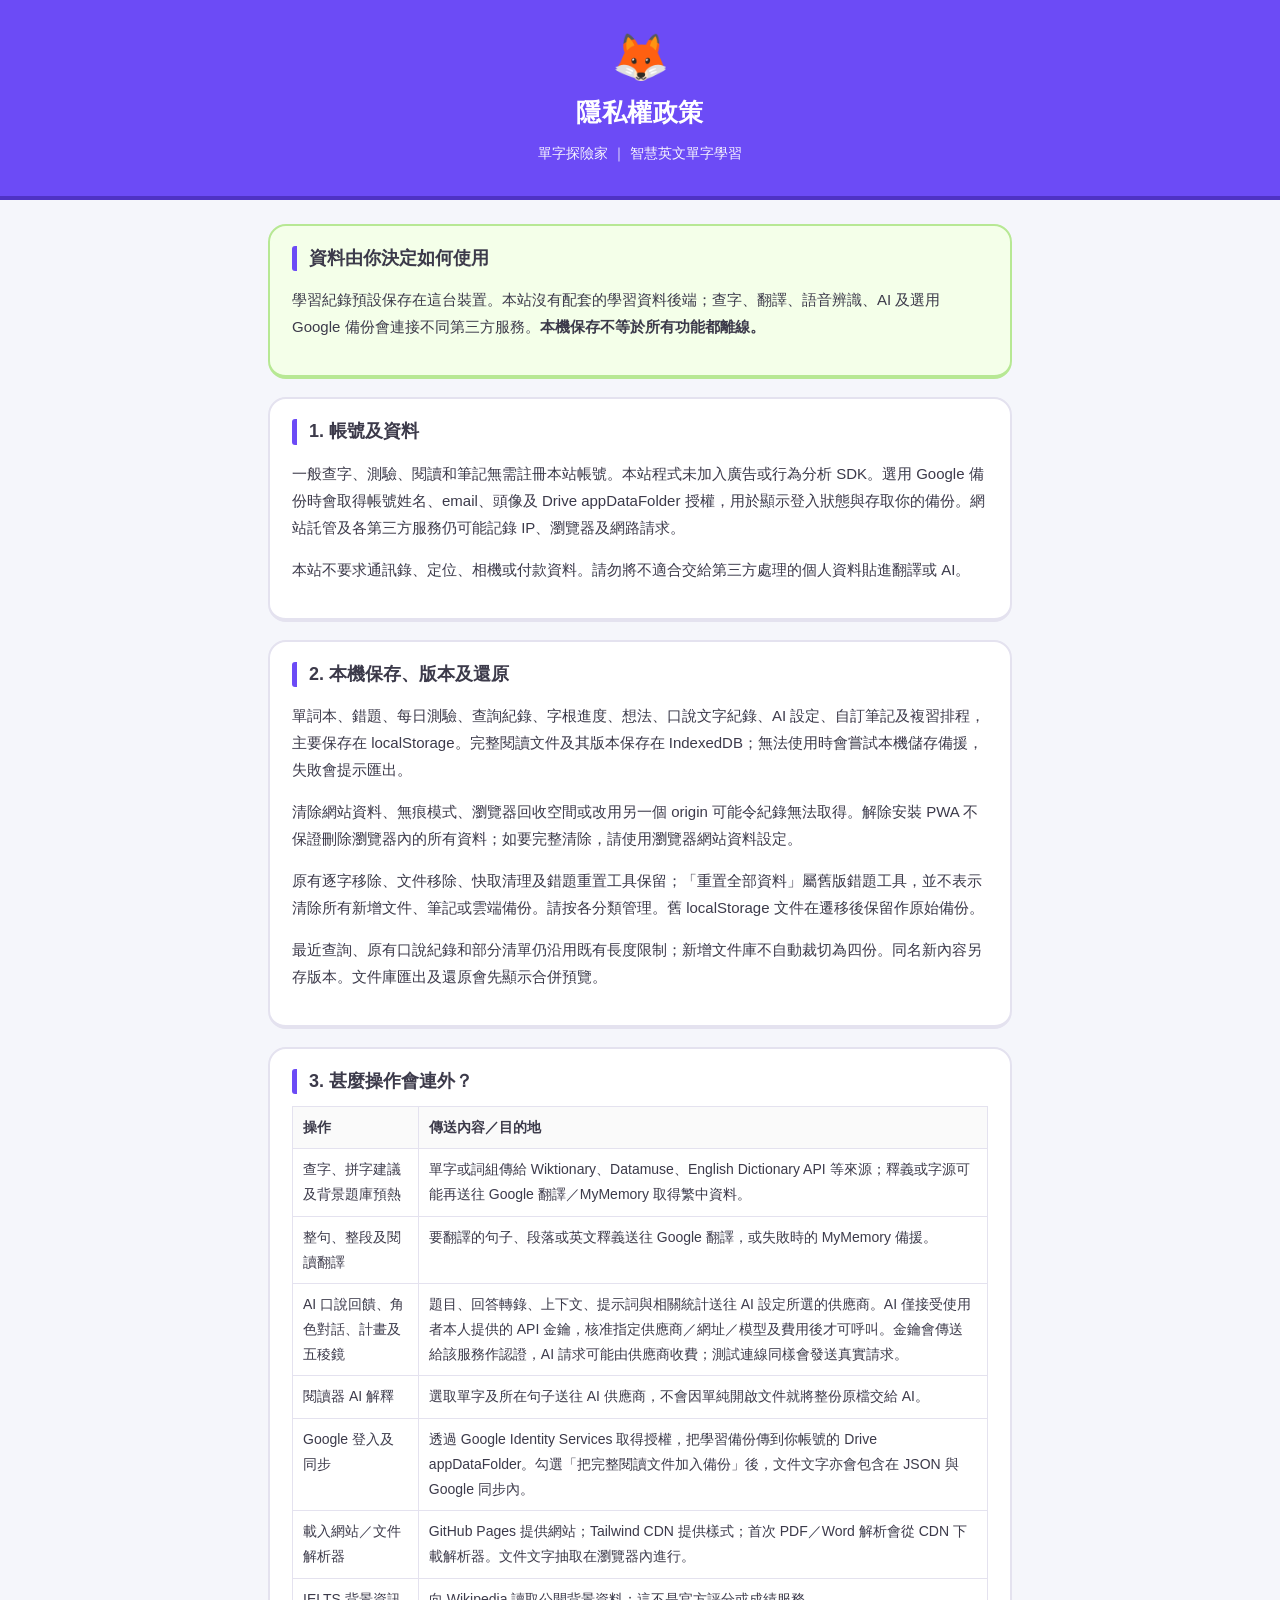
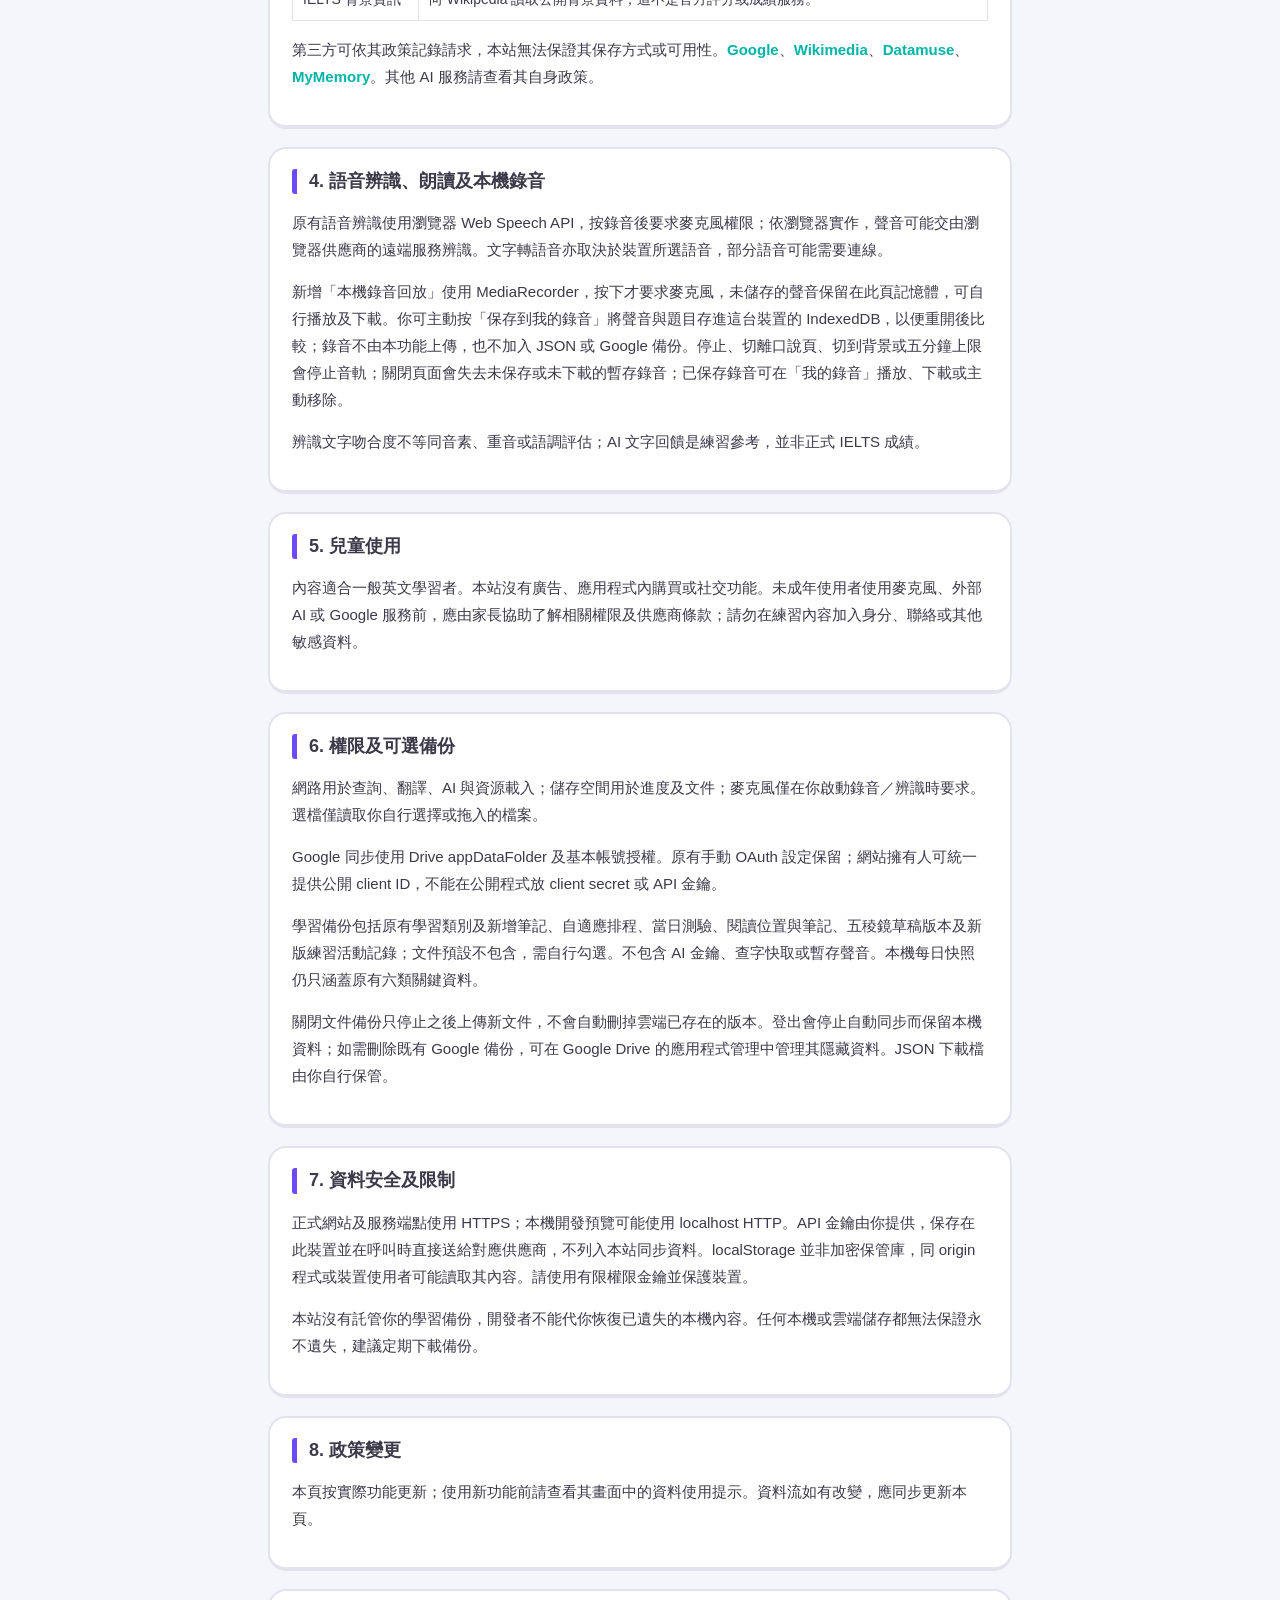
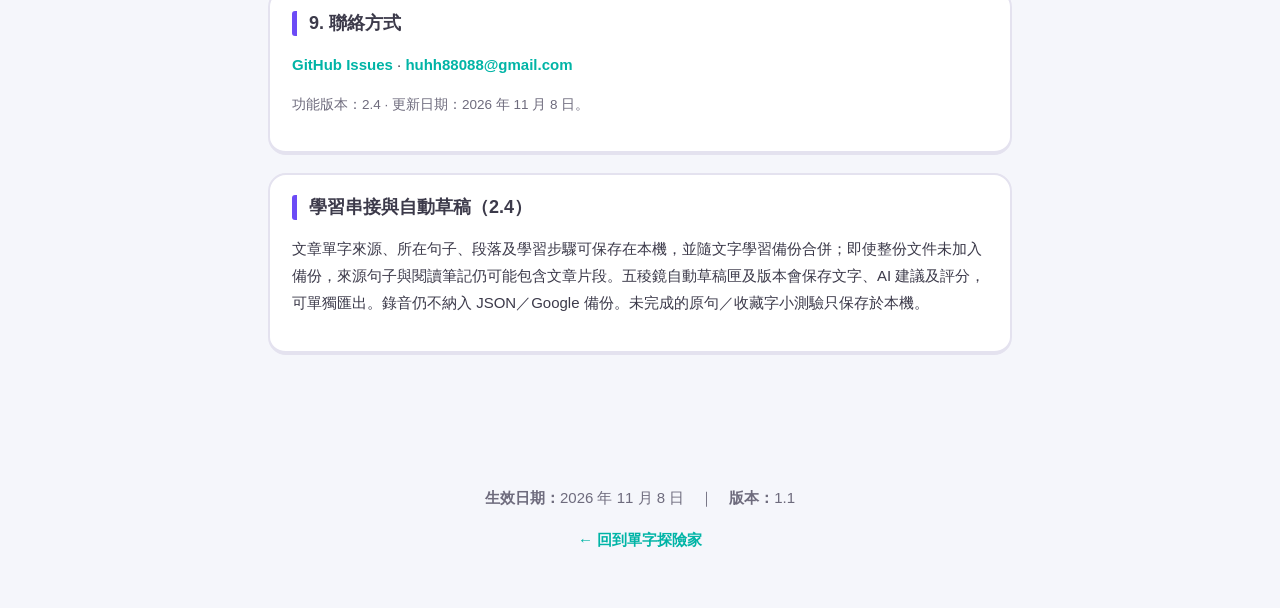
<file: privacy-policy.html>
<!DOCTYPE html>
<html lang="zh-Hant">
<head>
<meta charset="UTF-8">
<meta name="viewport" content="width=device-width, initial-scale=1.0">
<title>隱私權政策 ｜ 單字探險家</title>
<meta name="theme-color" content="#6C4BF6">
<meta name="robots" content="index, follow">
<style>
  :root {
    --brand: #6C4BF6;
    --brand-dark: #4F32C4;
    --accent: #00B4A6;
    --ink: #3C3A4A;
    --muted: #6E6B7D;
    --line: #E4E2EF;
    --bg: #F5F6FB;
  }
  * { box-sizing: border-box; }
  body {
    margin: 0;
    padding: 0;
    background: var(--bg);
    color: var(--ink);
    font-family: "Nunito", "Noto Sans TC", "PingFang TC", "Microsoft JhengHei",
                 -apple-system, BlinkMacSystemFont, "Segoe UI", sans-serif;
    line-height: 1.8;
    -webkit-text-size-adjust: 100%;
  }
  header {
    background: var(--brand);
    color: #fff;
    padding: 34px 20px 30px;
    text-align: center;
    border-bottom: 4px solid var(--brand-dark);
  }
  header .mascot { font-size: 46px; line-height: 1; }
  header h1 { margin: 10px 0 6px; font-size: 25px; letter-spacing: .5px; }
  header p { margin: 0; font-size: 14px; opacity: .95; }
  main { max-width: 780px; margin: 0 auto; padding: 24px 18px 70px; }
  .card {
    background: #fff;
    border: 2px solid var(--line);
    border-bottom-width: 4px;
    border-radius: 18px;
    padding: 20px 22px;
    margin-bottom: 18px;
  }
  .card.hl {
    border-color: #B7E894;
    background: #F4FFE9;
  }
  h2 {
    font-size: 18px;
    margin: 0 0 12px;
    padding-left: 12px;
    border-left: 5px solid var(--brand);
    border-radius: 3px;
    line-height: 1.4;
  }
  h3 { font-size: 15px; margin: 18px 0 6px; color: var(--brand-dark); }
  p, li { font-size: 15px; }
  ul { padding-left: 22px; margin: 8px 0; }
  li { margin-bottom: 5px; }
  code {
    background: #F0F0F0;
    border: 1px solid var(--line);
    border-radius: 5px;
    padding: 1px 6px;
    font-size: 13px;
    font-family: ui-monospace, "SFMono-Regular", Consolas, monospace;
    word-break: break-all;
  }
  table { width: 100%; border-collapse: collapse; margin: 10px 0; font-size: 14px; }
  th, td { border: 1px solid var(--line); padding: 8px 10px; text-align: left; vertical-align: top; }
  th { background: #FAFAFA; font-weight: 800; }
  .muted { color: var(--muted); font-size: 13.5px; }
  a { color: var(--accent); text-decoration: none; font-weight: 700; }
  a:hover { text-decoration: underline; }
  .pill {
    display: inline-block;
    background: var(--brand);
    color: #fff;
    border-radius: 999px;
    padding: 2px 12px;
    font-size: 12.5px;
    font-weight: 800;
    margin-right: 6px;
  }
  footer {
    text-align: center;
    color: var(--muted);
    font-size: 13px;
    padding: 26px 18px 40px;
  }
  footer a { font-weight: 700; }
</style>
</head>
<body>

<header>
  <div class="mascot">🦊</div>
  <h1>隱私權政策</h1>
  <p>單字探險家 ｜ 智慧英文單字學習</p>
</header>

<main>
  <div class="card hl"><h2>資料由你決定如何使用</h2><p>學習紀錄預設保存在這台裝置。本站沒有配套的學習資料後端；查字、翻譯、語音辨識、AI 及選用 Google 備份會連接不同第三方服務。<strong>本機保存不等於所有功能都離線。</strong></p></div>
  <div class="card"><h2>1. 帳號及資料</h2><p>一般查字、測驗、閱讀和筆記無需註冊本站帳號。本站程式未加入廣告或行為分析 SDK。選用 Google 備份時會取得帳號姓名、email、頭像及 Drive appDataFolder 授權，用於顯示登入狀態與存取你的備份。網站託管及各第三方服務仍可能記錄 IP、瀏覽器及網路請求。</p><p>本站不要求通訊錄、定位、相機或付款資料。請勿將不適合交給第三方處理的個人資料貼進翻譯或 AI。</p></div>
  <div class="card"><h2>2. 本機保存、版本及還原</h2><p>單詞本、錯題、每日測驗、查詢紀錄、字根進度、想法、口說文字紀錄、AI 設定、自訂筆記及複習排程，主要保存在 localStorage。完整閱讀文件及其版本保存在 IndexedDB；無法使用時會嘗試本機儲存備援，失敗會提示匯出。</p><p>清除網站資料、無痕模式、瀏覽器回收空間或改用另一個 origin 可能令紀錄無法取得。解除安裝 PWA 不保證刪除瀏覽器內的所有資料；如要完整清除，請使用瀏覽器網站資料設定。</p><p>原有逐字移除、文件移除、快取清理及錯題重置工具保留；「重置全部資料」屬舊版錯題工具，並不表示清除所有新增文件、筆記或雲端備份。請按各分類管理。舊 localStorage 文件在遷移後保留作原始備份。</p><p>最近查詢、原有口說紀錄和部分清單仍沿用既有長度限制；新增文件庫不自動裁切為四份。同名新內容另存版本。文件庫匯出及還原會先顯示合併預覽。</p></div>
  <div class="card"><h2>3. 甚麼操作會連外？</h2><table><thead><tr><th>操作</th><th>傳送內容／目的地</th></tr></thead><tbody>
    <tr><td>查字、拼字建議及背景題庫預熱</td><td>單字或詞組傳給 Wiktionary、Datamuse、English Dictionary API 等來源；釋義或字源可能再送往 Google 翻譯／MyMemory 取得繁中資料。</td></tr>
    <tr><td>整句、整段及閱讀翻譯</td><td>要翻譯的句子、段落或英文釋義送往 Google 翻譯，或失敗時的 MyMemory 備援。</td></tr>
    <tr><td>AI 口說回饋、角色對話、計畫及五稜鏡</td><td>題目、回答轉錄、上下文、提示詞與相關統計送往 AI 設定所選的供應商。AI 僅接受使用者本人提供的 API 金鑰，核准指定供應商／網址／模型及費用後才可呼叫。金鑰會傳送給該服務作認證，AI 請求可能由供應商收費；測試連線同樣會發送真實請求。</td></tr>
    <tr><td>閱讀器 AI 解釋</td><td>選取單字及所在句子送往 AI 供應商，不會因單純開啟文件就將整份原檔交給 AI。</td></tr>
    <tr><td>Google 登入及同步</td><td>透過 Google Identity Services 取得授權，把學習備份傳到你帳號的 Drive appDataFolder。勾選「把完整閱讀文件加入備份」後，文件文字亦會包含在 JSON 與 Google 同步內。</td></tr>
    <tr><td>載入網站／文件解析器</td><td>GitHub Pages 提供網站；Tailwind CDN 提供樣式；首次 PDF／Word 解析會從 CDN 下載解析器。文件文字抽取在瀏覽器內進行。</td></tr>
    <tr><td>IELTS 背景資訊</td><td>向 Wikipedia 讀取公開背景資料；這不是官方評分或成績服務。</td></tr>
  </tbody></table><p>第三方可依其政策記錄請求，本站無法保證其保存方式或可用性。<a href="https://policies.google.com/privacy" rel="noopener" target="_blank">Google</a>、<a href="https://foundation.wikimedia.org/wiki/Policy:Privacy_policy" rel="noopener" target="_blank">Wikimedia</a>、<a href="https://www.datamuse.com/api/" rel="noopener" target="_blank">Datamuse</a>、<a href="https://mymemory.translated.net/doc/privacypolicy.php" rel="noopener" target="_blank">MyMemory</a>。其他 AI 服務請查看其自身政策。</p></div>
  <div class="card"><h2>4. 語音辨識、朗讀及本機錄音</h2><p>原有語音辨識使用瀏覽器 Web Speech API，按錄音後要求麥克風權限；依瀏覽器實作，聲音可能交由瀏覽器供應商的遠端服務辨識。文字轉語音亦取決於裝置所選語音，部分語音可能需要連線。</p><p>新增「本機錄音回放」使用 MediaRecorder，按下才要求麥克風，未儲存的聲音保留在此頁記憶體，可自行播放及下載。你可主動按「保存到我的錄音」將聲音與題目存進這台裝置的 IndexedDB，以便重開後比較；錄音不由本功能上傳，也不加入 JSON 或 Google 備份。停止、切離口說頁、切到背景或五分鐘上限會停止音軌；關閉頁面會失去未保存或未下載的暫存錄音；已保存錄音可在「我的錄音」播放、下載或主動移除。</p><p>辨識文字吻合度不等同音素、重音或語調評估；AI 文字回饋是練習參考，並非正式 IELTS 成績。</p></div>
  <div class="card"><h2>5. 兒童使用</h2><p>內容適合一般英文學習者。本站沒有廣告、應用程式內購買或社交功能。未成年使用者使用麥克風、外部 AI 或 Google 服務前，應由家長協助了解相關權限及供應商條款；請勿在練習內容加入身分、聯絡或其他敏感資料。</p></div>
  <div class="card"><h2>6. 權限及可選備份</h2><p>網路用於查詢、翻譯、AI 與資源載入；儲存空間用於進度及文件；麥克風僅在你啟動錄音／辨識時要求。選檔僅讀取你自行選擇或拖入的檔案。</p><p>Google 同步使用 Drive appDataFolder 及基本帳號授權。原有手動 OAuth 設定保留；網站擁有人可統一提供公開 client ID，不能在公開程式放 client secret 或 API 金鑰。</p><p>學習備份包括原有學習類別及新增筆記、自適應排程、當日測驗、閱讀位置與筆記、五稜鏡草稿版本及新版練習活動記錄；文件預設不包含，需自行勾選。不包含 AI 金鑰、查字快取或暫存聲音。本機每日快照仍只涵蓋原有六類關鍵資料。</p><p>關閉文件備份只停止之後上傳新文件，不會自動刪掉雲端已存在的版本。登出會停止自動同步而保留本機資料；如需刪除既有 Google 備份，可在 Google Drive 的應用程式管理中管理其隱藏資料。JSON 下載檔由你自行保管。</p></div>
  <div class="card"><h2>7. 資料安全及限制</h2><p>正式網站及服務端點使用 HTTPS；本機開發預覽可能使用 localhost HTTP。API 金鑰由你提供，保存在此裝置並在呼叫時直接送給對應供應商，不列入本站同步資料。localStorage 並非加密保管庫，同 origin 程式或裝置使用者可能讀取其內容。請使用有限權限金鑰並保護裝置。</p><p>本站沒有託管你的學習備份，開發者不能代你恢復已遺失的本機內容。任何本機或雲端儲存都無法保證永不遺失，建議定期下載備份。</p></div>
  <div class="card"><h2>8. 政策變更</h2><p>本頁按實際功能更新；使用新功能前請查看其畫面中的資料使用提示。資料流如有改變，應同步更新本頁。</p></div>
  <div class="card"><h2>9. 聯絡方式</h2><p><a href="https://github.com/owikdowjfodi/app/issues">GitHub Issues</a> · <a href="mailto:huhh88088@gmail.com">huhh88088@gmail.com</a></p><p class="muted">功能版本：2.4 · 更新日期：2026 年 11 月 8 日。</p></div>
<section class="card"><h2>學習串接與自動草稿（2.4）</h2><p>文章單字來源、所在句子、段落及學習步驟可保存在本機，並隨文字學習備份合併；即使整份文件未加入備份，來源句子與閱讀筆記仍可能包含文章片段。五稜鏡自動草稿匣及版本會保存文字、AI 建議及評分，可單獨匯出。錄音仍不納入 JSON／Google 備份。未完成的原句／收藏字小測驗只保存於本機。</p></section></main>

<footer>
  <p><strong>生效日期：</strong>2026 年 11 月 8 日　｜　<strong>版本：</strong>1.1</p>
  <p><a href="./index.html">← 回到單字探險家</a></p>
</footer>

</body>
</html>
</file>
